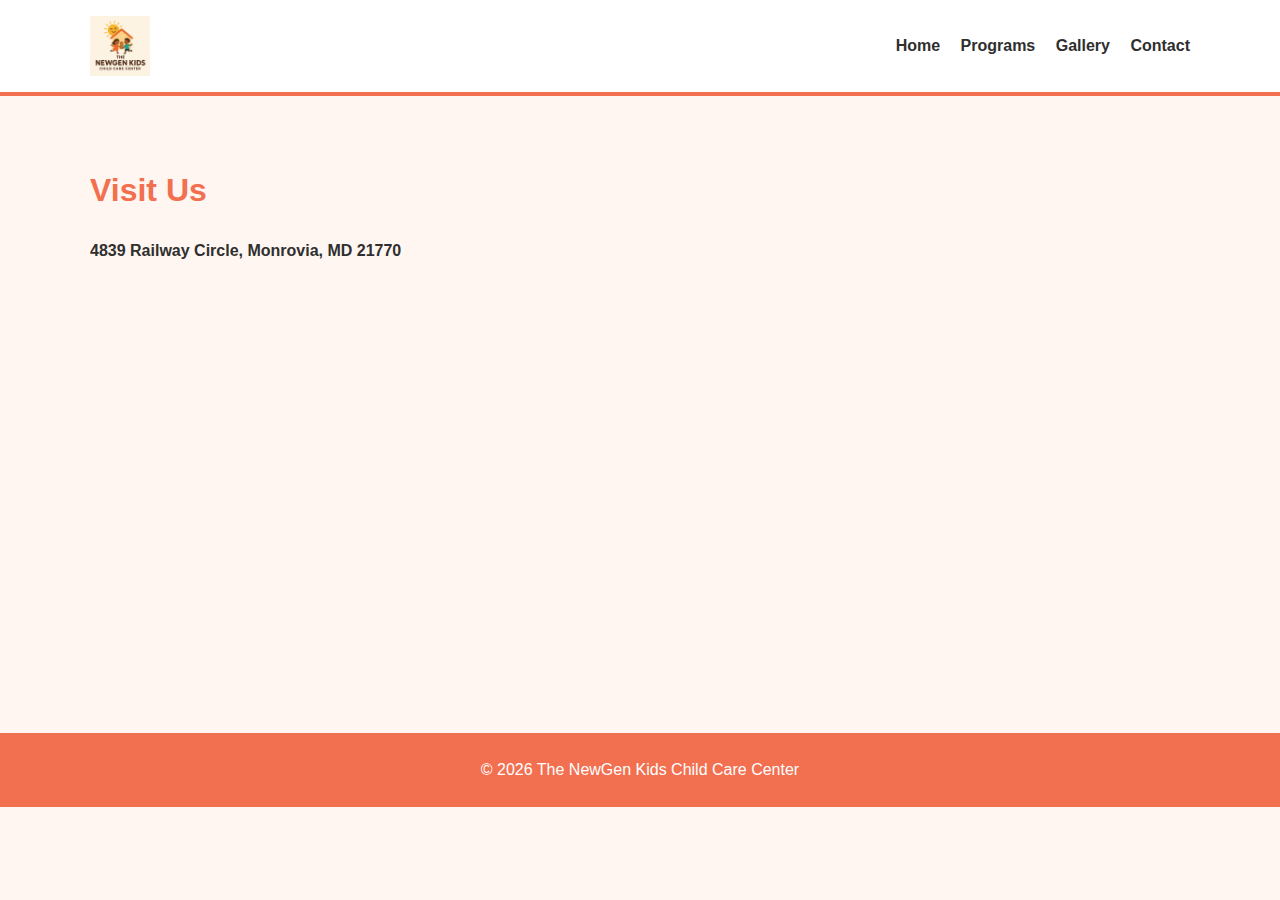
<file: contact.html>
<!DOCTYPE html>
<html lang="en">
<head>
  <meta charset="UTF-8">
  <title>Contact | The NewGen Kids</title>
  <meta name="description" content="Visit The NewGen Kids Child Care Center in Monrovia, MD.">
  <meta name="viewport" content="width=device-width, initial-scale=1.0">
  <link rel="stylesheet" href="style.css">
</head>
<body>

<header class="site-header">
  <div class="container nav">
    <img src="assets/logo.png" alt="NewGen Kids Logo" class="logo">
    <nav>
      <a href="index.html">Home</a>
      <a href="programs.html">Programs</a>
      <a href="gallery.html">Gallery</a>
      <a href="contact.html">Contact</a>
    </nav>
  </div>
</header>

<section class="container page">
  <h1>Visit Us</h1>
  <p><strong>4839 Railway Circle, Monrovia, MD 21770</strong></p>

  <iframe
    src="https://www.google.com/maps?q=4839+Railway+Circle+Monrovia+MD+21770&output=embed"
    width="100%"
    height="350"
    style="border:0;"
    loading="lazy"
    referrerpolicy="no-referrer-when-downgrade"
    aria-label="Google Maps location">
  </iframe>
</section>

<footer class="site-footer">
  © 2026 The NewGen Kids Child Care Center
</footer>

</body>
</html>
</file>
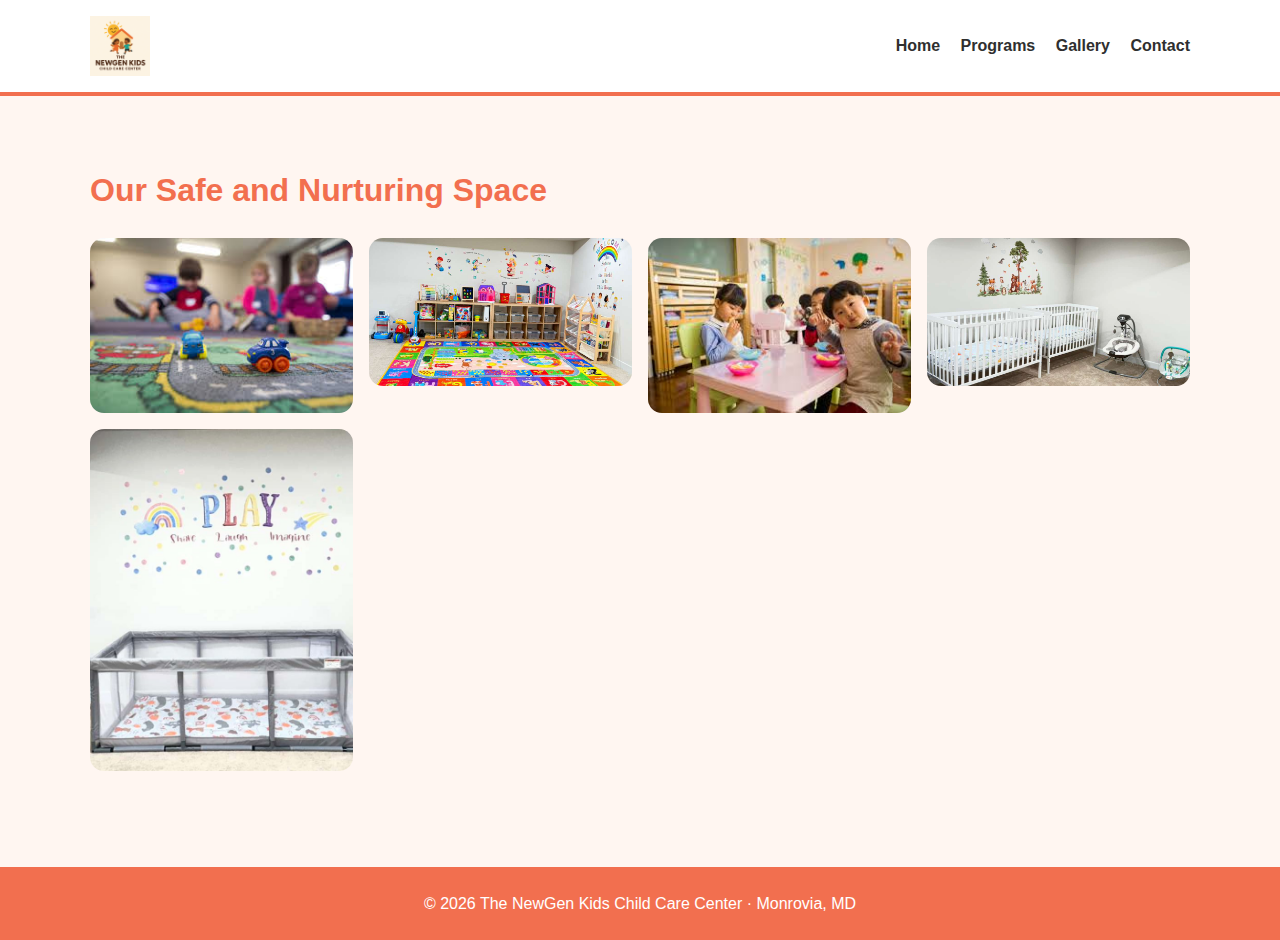
<file: gallery.html>
<!DOCTYPE html>
<html lang="en">
<head>
  <meta charset="UTF-8">
  <title>Gallery | The NewGen Kids</title>
  <meta name="viewport" content="width=device-width, initial-scale=1.0">
  <link rel="stylesheet" href="style.css">
</head>
<body>

<header class="site-header">
  <div class="container nav">
    <img src="assets/logo.png" alt="NewGen Kids Logo" class="logo">
    <nav>
      <a href="index.html">Home</a>
      <a href="programs.html">Programs</a>
      <a href="gallery.html">Gallery</a>
      <a href="contact.html">Contact</a>
    </nav>
  </div>
</header>

<section class="container page">
  <h1>Our Safe and Nurturing Space</h1>

  <!-- Responsive Image Grid -->
  <div class="gallery-grid">
     <img src="assets/gallery1.jpg" alt="Children playing table">
     <img src="assets/gallery2.jpg" alt="Children playing mat">
     <img src="assets/gallery3.jpg" alt="Children playing indoor">
     <img src="assets/gallery4.jpg" alt="Children playing outdoor">
     <img src="assets/gallery5.jpg" alt="Children art work">
  </div>

  <!-- Local Video Tour Section (Now after the images) 
  <div class="video-tour">
    <h2>Take a Virtual Tour</h2>
    <video class="facility-video" controls poster="assets/logo.png">
      <source src="assets/tour.mp4" type="video/mp4">
      Your browser does not support the video tag.
    </video>
  </div>
  -->
  
</section>

<footer class="site-footer">
  © 2026 The NewGen Kids Child Care Center · Monrovia, MD
</footer>

</body>
</html>
</file>
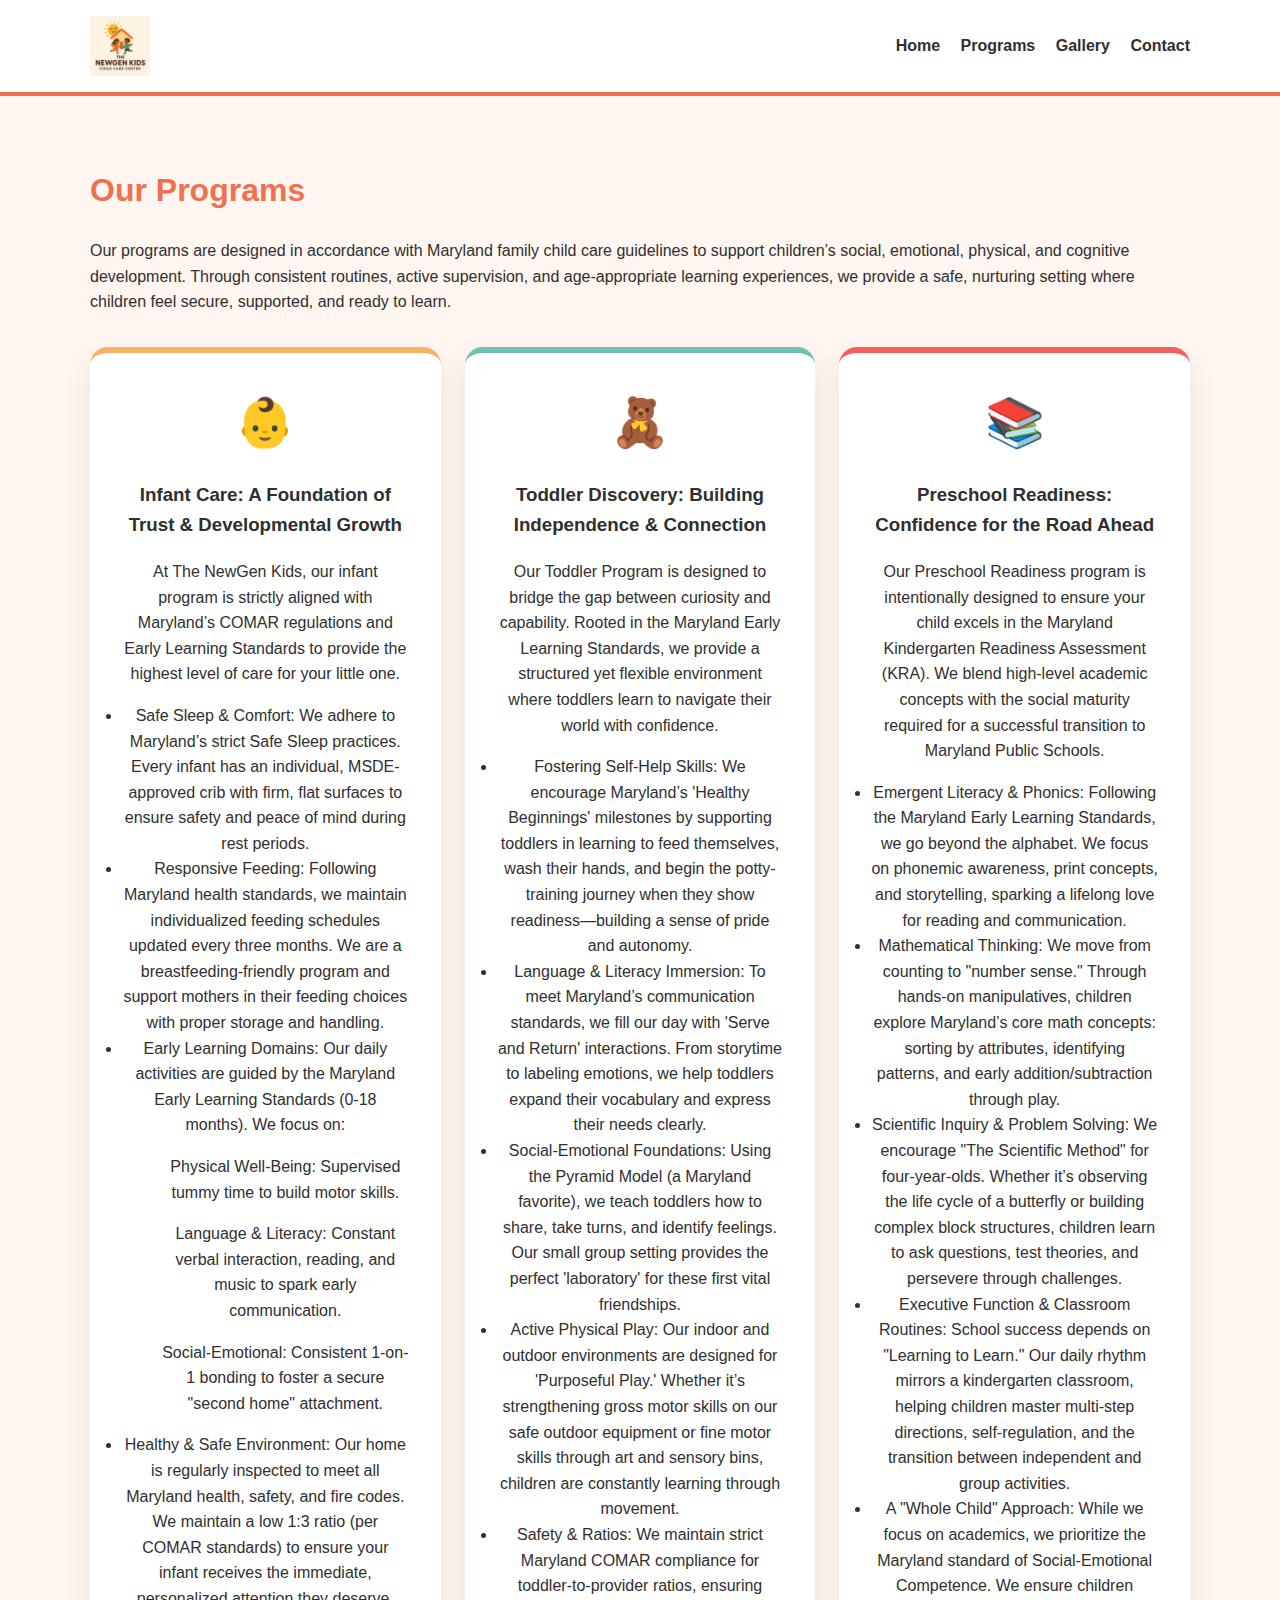
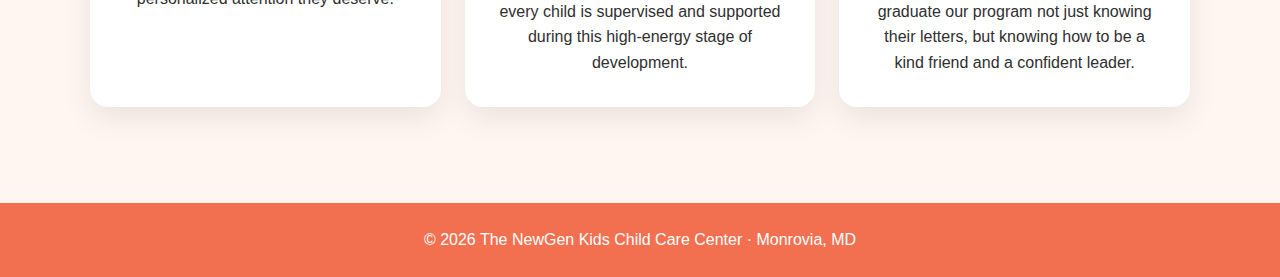
<file: programs.html>
<!DOCTYPE html>
<html lang="en">
<head>
  <meta charset="UTF-8">
  <title>Programs | The NewGen Kids</title>
  <meta name="description" content="Infant, toddler, preschool, and school-age programs at The NewGen Kids Child Care Center in Monrovia, MD.">
  <meta name="viewport" content="width=device-width, initial-scale=1.0">
  <link rel="stylesheet" href="style.css">
</head>
<body>

<header class="site-header">
  <div class="container nav">
    <img src="assets/logo.png" alt="NewGen Kids Logo" class="logo">
    <nav>
      <a href="index.html">Home</a>
      <a href="programs.html">Programs</a>
      <a href="gallery.html">Gallery</a>
      <a href="contact.html">Contact</a>
    </nav>
  </div>
</header>

<section class="container page">
  <h1>Our Programs</h1>
  <p>Our programs are designed in accordance with Maryland family child care guidelines to support children’s social, emotional, physical, and cognitive development. 
    Through consistent routines, active supervision, and age-appropriate learning experiences, we provide a safe, nurturing setting where children feel secure, 
    supported, and ready to learn.</p>

  <div class="program-grid">

    <div class="program-card infant">
      <div class="icon">👶</div>
      <h3>Infant Care: A Foundation of Trust & Developmental Growth</h3>
      <p>At The NewGen Kids, our infant program is strictly aligned with Maryland’s COMAR regulations and Early Learning Standards to provide the highest level of care for your little one.</p>
          <li>Safe Sleep & Comfort: We adhere to Maryland’s strict Safe Sleep practices. Every infant has an individual, MSDE-approved crib with firm, flat surfaces to ensure safety and peace of mind during rest periods.</li>
          <li>Responsive Feeding: Following Maryland health standards, we maintain individualized feeding schedules updated every three months. We are a breastfeeding-friendly program and support mothers in their feeding choices with proper storage and handling.</li>
          <li>Early Learning Domains: Our daily activities are guided by the Maryland Early Learning Standards (0-18 months). We focus on:</li>
               <ul>Physical Well-Being: Supervised tummy time to build motor skills.</ul>
               <ul>Language & Literacy: Constant verbal interaction, reading, and music to spark early communication.</ul>
               <ul>Social-Emotional: Consistent 1-on-1 bonding to foster a secure "second home" attachment.</ul>
          <li>Healthy & Safe Environment: Our home is regularly inspected to meet all Maryland health, safety, and fire codes. We maintain a low 1:3 ratio (per COMAR standards) to ensure your infant receives the immediate, personalized attention they deserve.</li>
    </div>

    <div class="program-card toddler">
      <div class="icon">🧸</div>
      <h3>Toddler Discovery: Building Independence & Connection</h3>
      <p>Our Toddler Program is designed to bridge the gap between curiosity and capability. Rooted in the Maryland Early Learning Standards, we provide a structured yet flexible environment where toddlers learn to navigate their world with confidence. </p>
             <li>Fostering Self-Help Skills: We encourage Maryland’s 'Healthy Beginnings' milestones by supporting toddlers in learning to feed themselves, wash their hands, and begin the potty-training journey when they show readiness—building a sense of pride and autonomy.</li>
             <li>Language & Literacy Immersion: To meet Maryland’s communication standards, we fill our day with 'Serve and Return' interactions. From storytime to labeling emotions, we help toddlers expand their vocabulary and express their needs clearly.</li>
             <li>Social-Emotional Foundations: Using the Pyramid Model (a Maryland favorite), we teach toddlers how to share, take turns, and identify feelings. Our small group setting provides the perfect 'laboratory' for these first vital friendships.</li>
             <li>Active Physical Play: Our indoor and outdoor environments are designed for 'Purposeful Play.' Whether it’s strengthening gross motor skills on our safe outdoor equipment or fine motor skills through art and sensory bins, children are constantly learning through movement.</li>
             <li>Safety & Ratios: We maintain strict Maryland COMAR compliance for toddler-to-provider ratios, ensuring every child is supervised and supported during this high-energy stage of development.</li>
      
    </div>

    <div class="program-card preschool">
      <div class="icon">📚</div>
      <h3>Preschool Readiness: Confidence for the Road Ahead</h3>
      <p>Our Preschool Readiness program is intentionally designed to ensure your child excels in the Maryland Kindergarten Readiness Assessment (KRA). We blend high-level academic concepts with the social maturity required for a successful transition to Maryland Public Schools.</p>
             <li>Emergent Literacy & Phonics: Following the Maryland Early Learning Standards, we go beyond the alphabet. We focus on phonemic awareness, print concepts, and storytelling, sparking a lifelong love for reading and communication.</li>
             <li>Mathematical Thinking: We move from counting to "number sense." Through hands-on manipulatives, children explore Maryland’s core math concepts: sorting by attributes, identifying patterns, and early addition/subtraction through play.</li>
             <li>Scientific Inquiry & Problem Solving: We encourage "The Scientific Method" for four-year-olds. Whether it’s observing the life cycle of a butterfly or building complex block structures, children learn to ask questions, test theories, and persevere through challenges.</li>
             <li>Executive Function & Classroom Routines: School success depends on "Learning to Learn." Our daily rhythm mirrors a kindergarten classroom, helping children master multi-step directions, self-regulation, and the transition between independent and group activities.</li>
             <li>A "Whole Child" Approach: While we focus on academics, we prioritize the Maryland standard of Social-Emotional Competence. We ensure children graduate our program not just knowing their letters, but knowing how to be a kind friend and a confident leader.</li>
      </div>
  </div>
</section>

<footer class="site-footer">
  © 2026 The NewGen Kids Child Care Center · Monrovia, MD
</footer>

</body>
</html>
</file>
<file: style.css>
:root {
  --primary: #f26f4f;
  --secondary: #4db6ac;
  --background: #fff6f1;
  --dark: #2f2f2f;
}

* {
  box-sizing: border-box;
}

body {
  margin: 0;
  font-family: "Segoe UI", Arial, sans-serif;
  background: var(--background);
  color: var(--dark);
  line-height: 1.6;
}

.container {
  width: 90%;
  max-width: 1100px;
  margin: auto;
}

/* Header */
.site-header {
  background: #ffffff;
  border-bottom: 4px solid var(--primary);
}

.nav {
  display: flex;
  justify-content: space-between;
  align-items: center;
  padding: 1rem 0;
}

.nav a {
  margin-left: 1rem;
  text-decoration: none;
  font-weight: 600;
  color: var(--dark);
}

.logo {
  height: 60px;
}

/* Hero */
.hero {
  background:
    linear-gradient(rgba(0,0,0,.45), rgba(0,0,0,.45)),
/*    url("https://images.unsplash.com/photo-1600880292089-90a7e086ee0c?auto=format&fit=crop&w=1600&q=80"); */
  url("assets/hero.jpg");
  background-size: cover;
  background-position: center;
  color: #ffffff;
  text-align: center;
  padding: 6rem 1rem;
}

.hero h1 {
  font-size: 2.6rem;
  margin-bottom: 1rem;
}

.hero p {
  max-width: 700px;
  margin: auto;
  font-size: 1.15rem;
}

/* Buttons */
.btn {
  display: inline-block;
  margin: 0.75rem;
  padding: 0.75rem 1.6rem;
  border-radius: 30px;
  font-weight: 700;
  text-decoration: none;
}

.primary {
  background: var(--primary);
  color: #ffffff;
}

.secondary {
  background: var(--secondary);
  color: #ffffff;
}

/* Cards */
.features {
  padding: 4rem 0;
  text-align: center;
}

.cards {
  display: grid;
  grid-template-columns: repeat(auto-fit, minmax(230px, 1fr));
  gap: 1.5rem;
  margin-top: 2rem;
}

.card {
  background: #ffffff;
  padding: 2rem;
  border-radius: 16px;
  box-shadow: 0 10px 25px rgba(0,0,0,0.05);
}

/* Pages */
.page {
  padding: 3rem 0;
}

.page h1 {
  color: var(--primary);
}

/* Gallery */
.gallery-grid {
  display: grid;
  grid-template-columns: repeat(auto-fit, minmax(220px, 1fr));
  gap: 1rem;
}

.gallery-grid img {
  width: 100%;
  border-radius: 14px;
}

/* Footer */
.site-footer {
  background: var(--primary);
  color: #ffffff;
  text-align: center;
  padding: 1.5rem;
  margin-top: 3rem;
}

/* ===== Programs Page ===== */
.program-grid {
  display: grid;
  grid-template-columns: repeat(auto-fit, minmax(240px, 1fr));
  gap: 1.5rem;
  margin-top: 2rem;
}

.program-card {
  background: #ffffff;
  border-radius: 18px;
  padding: 2rem;
  text-align: center;
  box-shadow: 0 12px 30px rgba(0,0,0,0.08);
  transition: transform 0.3s ease, box-shadow 0.3s ease;
}

.program-card:hover {
  transform: translateY(-8px);
  box-shadow: 0 18px 40px rgba(0,0,0,0.12);
}

.program-card .icon {
  font-size: 3rem;
  margin-bottom: 1rem;
}

/* Program Colors */
.program-card.infant {
  border-top: 6px solid #f7b267;
}

.program-card.toddler {
  border-top: 6px solid #70c1b3;
}

.program-card.preschool {
  border-top: 6px solid #f25f5c;
}

.program-card.schoolage {
  border-top: 6px solid #247ba0;
}

/* ===== Contact Page ===== */
.contact-layout {
  display: grid;
  grid-template-columns: 1fr 1fr;
  gap: 2rem;
  margin-top: 2rem;
}

.contact-info {
  background: #ffffff;
  padding: 2rem;
  border-radius: 18px;
  box-shadow: 0 12px 30px rgba(0,0,0,0.08);
}

.contact-info h2 {
  color: var(--primary);
}

.contact-map iframe {
  width: 100%;
  height: 320px;
  border: 0;
  border-radius: 18px;
}

/* Mobile Friendly */
@media (max-width: 768px) {
  .contact-layout {
    grid-template-columns: 1fr;
  }
}
</file>
